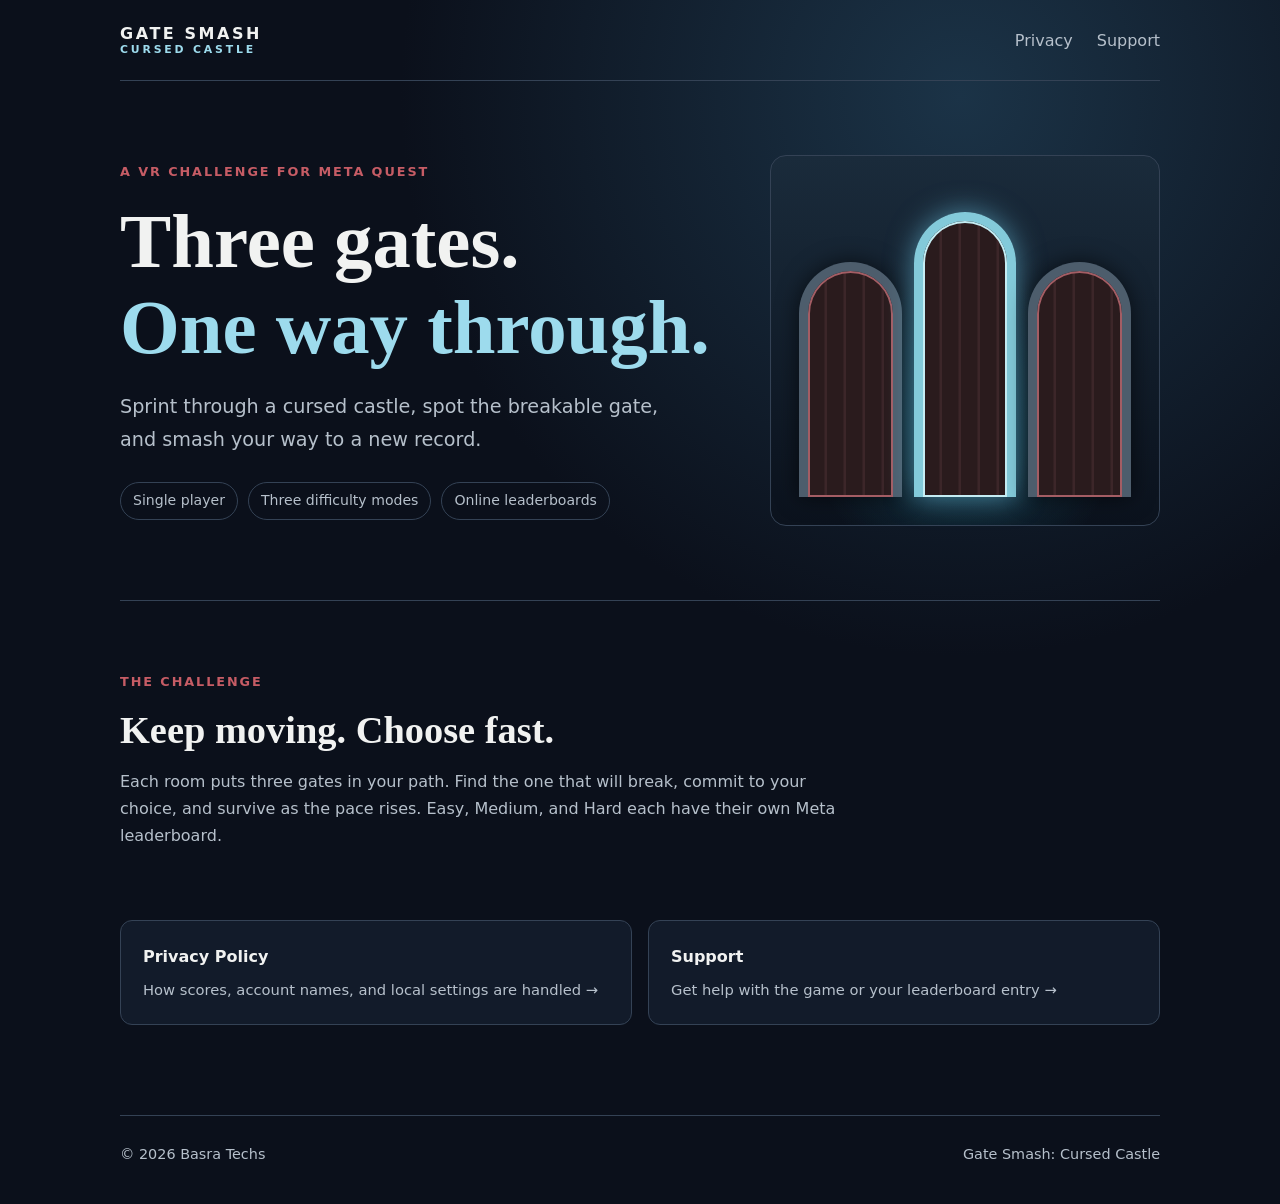
<file: index.html>
<!doctype html>
<html lang="en">
<head>
  <meta charset="utf-8">
  <meta name="viewport" content="width=device-width, initial-scale=1">
  <meta name="description" content="Gate Smash: Cursed Castle is a fast-paced VR gate-smashing game for Meta Quest.">
  <meta name="theme-color" content="#0b101b">
  <meta property="og:title" content="Gate Smash: Cursed Castle">
  <meta property="og:description" content="Choose your gate. Break through. Chase the leaderboard.">
  <title>Gate Smash: Cursed Castle — Basra Techs</title>
  <link rel="stylesheet" href="styles.css">
</head>
<body>
  <header class="site-header">
    <a class="brand" href="index.html">GATE SMASH <span>CURSED CASTLE</span></a>
    <nav aria-label="Main navigation">
      <a href="privacy.html">Privacy</a>
      <a href="support.html">Support</a>
    </nav>
  </header>

  <main>
    <section class="hero" aria-labelledby="hero-title">
      <div class="hero-copy">
        <p class="eyebrow">A VR challenge for Meta Quest</p>
        <h1 id="hero-title">Three gates.<br><em>One way through.</em></h1>
        <p class="lead">Sprint through a cursed castle, spot the breakable gate, and smash your way to a new record.</p>
        <div class="badges" aria-label="Game features">
          <span>Single player</span><span>Three difficulty modes</span><span>Online leaderboards</span>
        </div>
      </div>
      <div class="gate-art" aria-hidden="true"><i></i><i></i><i></i></div>
    </section>

    <section class="details" aria-labelledby="game-title">
      <p class="eyebrow">The challenge</p>
      <h2 id="game-title">Keep moving. Choose fast.</h2>
      <p>Each room puts three gates in your path. Find the one that will break, commit to your choice, and survive as the pace rises. Easy, Medium, and Hard each have their own Meta leaderboard.</p>
    </section>

    <section class="links" aria-label="More information">
      <a href="privacy.html"><strong>Privacy Policy</strong><span>How scores, account names, and local settings are handled →</span></a>
      <a href="support.html"><strong>Support</strong><span>Get help with the game or your leaderboard entry →</span></a>
    </section>
  </main>

  <footer><span>© 2026 Basra Techs</span><span>Gate Smash: Cursed Castle</span></footer>
</body>
</html>
</file>
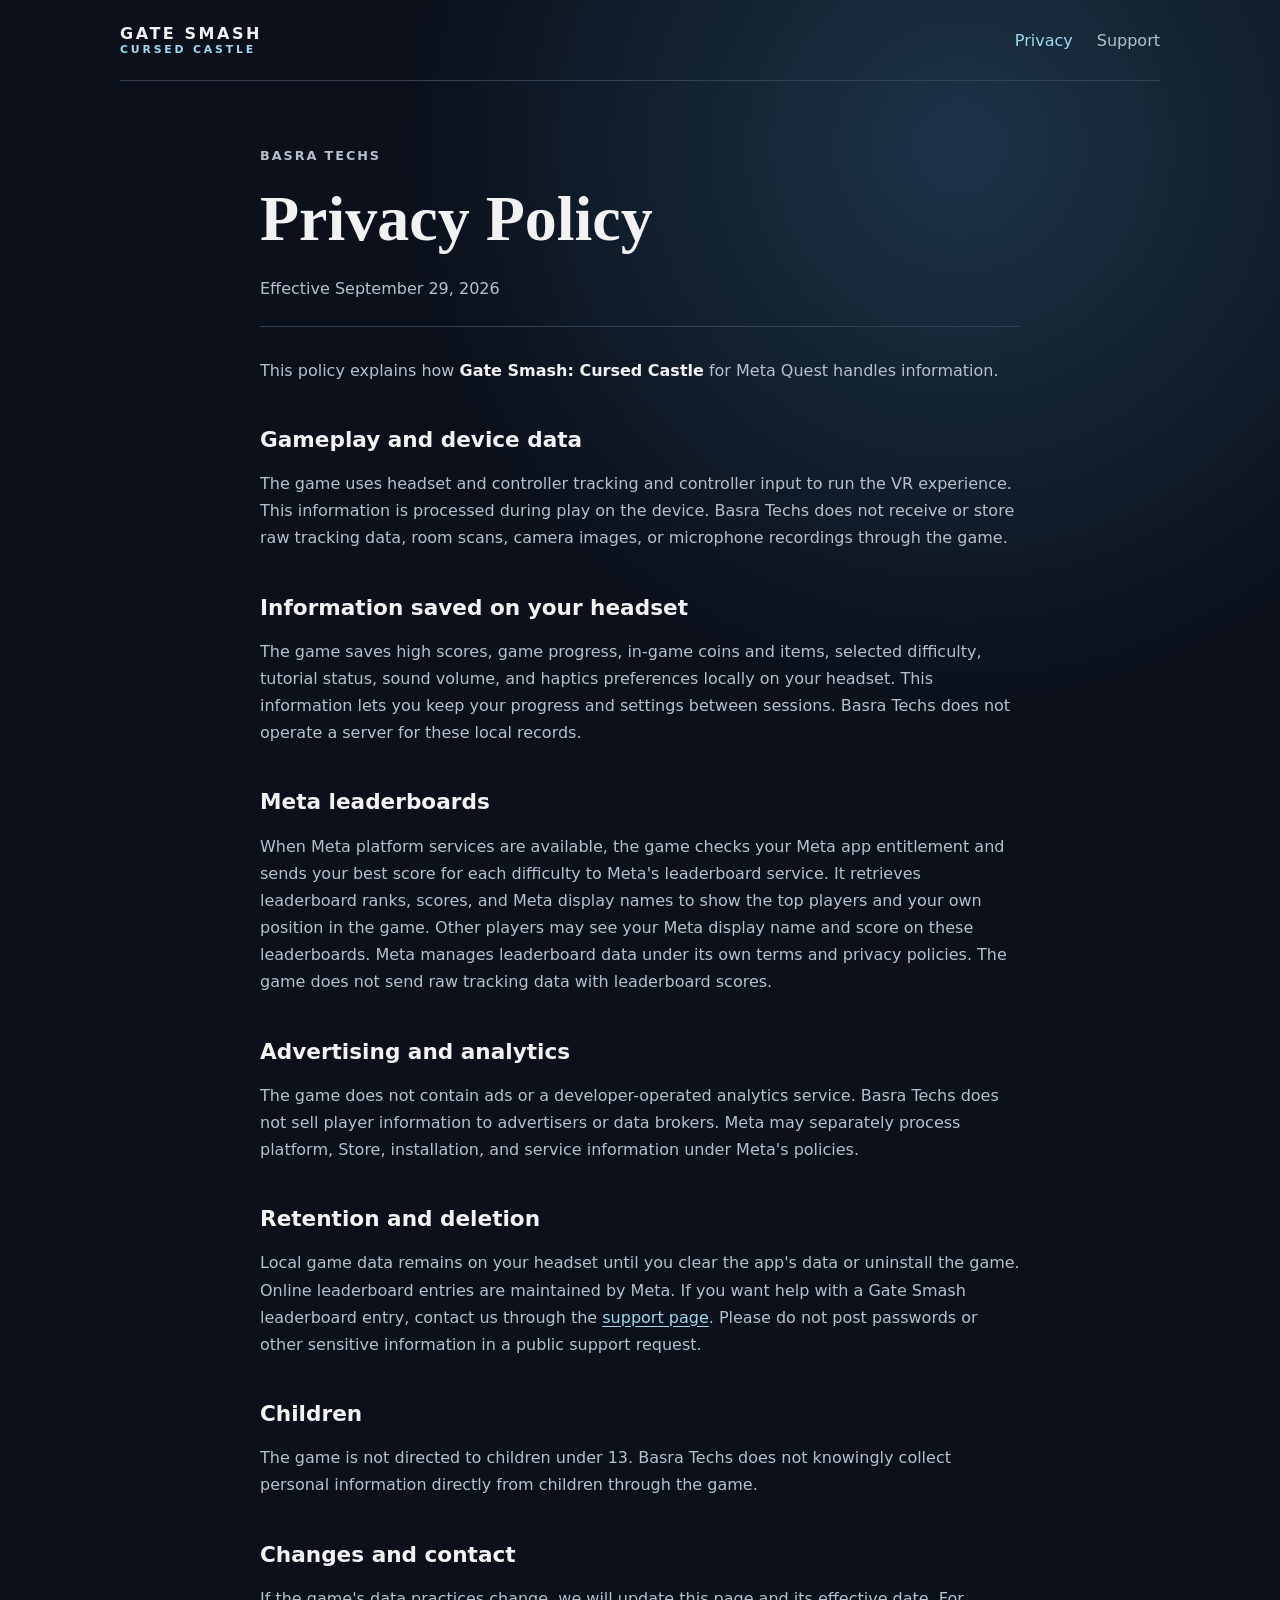
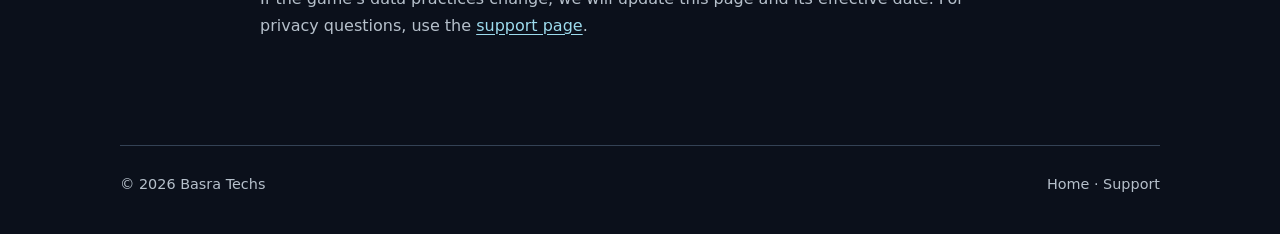
<file: privacy.html>
<!doctype html>
<html lang="en">
<head>
  <meta charset="utf-8">
  <meta name="viewport" content="width=device-width, initial-scale=1">
  <meta name="description" content="Privacy Policy for Gate Smash: Cursed Castle by Basra Techs.">
  <meta name="theme-color" content="#0b101b">
  <title>Privacy Policy — Gate Smash: Cursed Castle</title>
  <link rel="stylesheet" href="styles.css">
</head>
<body>
  <header class="site-header">
    <a class="brand" href="index.html">GATE SMASH <span>CURSED CASTLE</span></a>
    <nav aria-label="Main navigation">
      <a aria-current="page" href="privacy.html">Privacy</a>
      <a href="support.html">Support</a>
    </nav>
  </header>

  <main class="document">
    <p class="eyebrow">Basra Techs</p>
    <h1>Privacy Policy</h1>
    <p class="date">Effective September 29, 2026</p>
    <p>This policy explains how <strong>Gate Smash: Cursed Castle</strong> for Meta Quest handles information.</p>

    <h2>Gameplay and device data</h2>
    <p>The game uses headset and controller tracking and controller input to run the VR experience. This information is processed during play on the device. Basra Techs does not receive or store raw tracking data, room scans, camera images, or microphone recordings through the game.</p>

    <h2>Information saved on your headset</h2>
    <p>The game saves high scores, game progress, in-game coins and items, selected difficulty, tutorial status, sound volume, and haptics preferences locally on your headset. This information lets you keep your progress and settings between sessions. Basra Techs does not operate a server for these local records.</p>

    <h2>Meta leaderboards</h2>
    <p>When Meta platform services are available, the game checks your Meta app entitlement and sends your best score for each difficulty to Meta's leaderboard service. It retrieves leaderboard ranks, scores, and Meta display names to show the top players and your own position in the game. Other players may see your Meta display name and score on these leaderboards. Meta manages leaderboard data under its own terms and privacy policies. The game does not send raw tracking data with leaderboard scores.</p>

    <h2>Advertising and analytics</h2>
    <p>The game does not contain ads or a developer-operated analytics service. Basra Techs does not sell player information to advertisers or data brokers. Meta may separately process platform, Store, installation, and service information under Meta's policies.</p>

    <h2>Retention and deletion</h2>
    <p>Local game data remains on your headset until you clear the app's data or uninstall the game. Online leaderboard entries are maintained by Meta. If you want help with a Gate Smash leaderboard entry, contact us through the <a href="support.html">support page</a>. Please do not post passwords or other sensitive information in a public support request.</p>

    <h2>Children</h2>
    <p>The game is not directed to children under 13. Basra Techs does not knowingly collect personal information directly from children through the game.</p>

    <h2>Changes and contact</h2>
    <p>If the game's data practices change, we will update this page and its effective date. For privacy questions, use the <a href="support.html">support page</a>.</p>
  </main>

  <footer><span>© 2026 Basra Techs</span><span><a href="index.html">Home</a> · <a href="support.html">Support</a></span></footer>
</body>
</html>
</file>
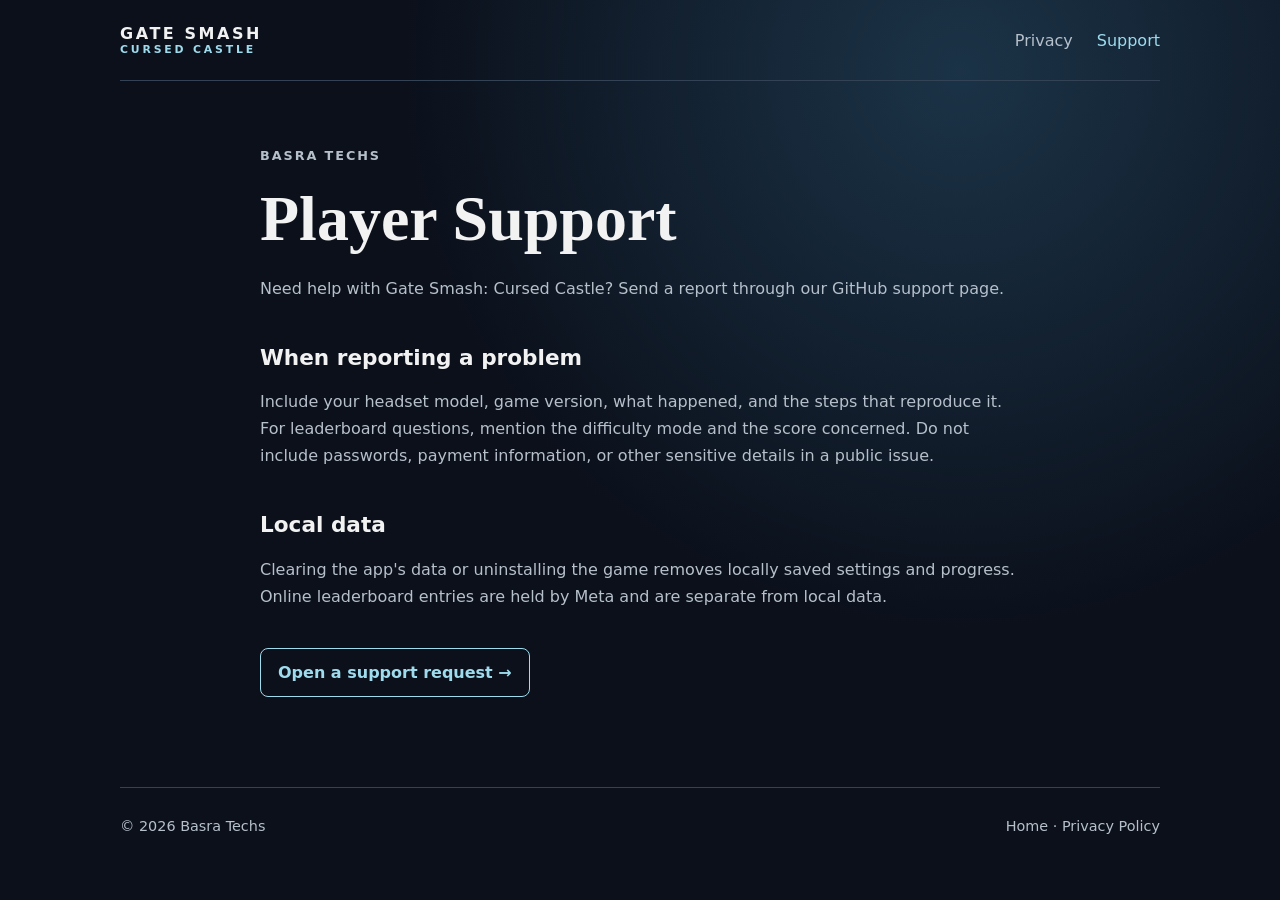
<file: support.html>
<!doctype html>
<html lang="en">
<head>
  <meta charset="utf-8">
  <meta name="viewport" content="width=device-width, initial-scale=1">
  <meta name="description" content="Support for Gate Smash: Cursed Castle by Basra Techs.">
  <meta name="theme-color" content="#0b101b">
  <title>Support — Gate Smash: Cursed Castle</title>
  <link rel="stylesheet" href="styles.css">
</head>
<body>
  <header class="site-header">
    <a class="brand" href="index.html">GATE SMASH <span>CURSED CASTLE</span></a>
    <nav aria-label="Main navigation">
      <a href="privacy.html">Privacy</a>
      <a aria-current="page" href="support.html">Support</a>
    </nav>
  </header>

  <main class="document">
    <p class="eyebrow">Basra Techs</p>
    <h1>Player Support</h1>
    <p>Need help with Gate Smash: Cursed Castle? Send a report through our GitHub support page.</p>

    <h2>When reporting a problem</h2>
    <p>Include your headset model, game version, what happened, and the steps that reproduce it. For leaderboard questions, mention the difficulty mode and the score concerned. Do not include passwords, payment information, or other sensitive details in a public issue.</p>

    <h2>Local data</h2>
    <p>Clearing the app's data or uninstalling the game removes locally saved settings and progress. Online leaderboard entries are held by Meta and are separate from local data.</p>

    <a class="button" href="https://github.com/munirbasra65-droid/gate-smash-cursed-castle-site/issues/new" rel="noopener">Open a support request →</a>
  </main>

  <footer><span>© 2026 Basra Techs</span><span><a href="index.html">Home</a> · <a href="privacy.html">Privacy Policy</a></span></footer>
</body>
</html>
</file>
<file: styles.css>
:root{color-scheme:dark;--bg:#0b101b;--panel:#121b2a;--line:#344255;--text:#f1f2f1;--muted:#b6c0cb;--ice:#9ddbed;--red:#c65c65;--max:1040px}
*{box-sizing:border-box}
body{margin:0;min-height:100vh;background:radial-gradient(circle at 75% 8%,#1b3347 0,transparent 35rem),var(--bg);color:var(--text);font:16px/1.7 system-ui,-apple-system,Segoe UI,sans-serif}
a{color:var(--ice);text-underline-offset:.2em}a:hover{color:#fff}
.site-header,main,footer{width:min(calc(100% - 36px),var(--max));margin-inline:auto}
.site-header,footer{display:flex;align-items:center;justify-content:space-between;gap:24px}
.site-header{padding:24px 0;border-bottom:1px solid var(--line)}
.brand{color:var(--text);font-weight:850;letter-spacing:.16em;text-decoration:none;line-height:1.2}.brand span{display:block;font-size:.68em;letter-spacing:.26em;color:var(--ice)}
nav{display:flex;gap:24px}nav a,footer a{color:var(--muted);text-decoration:none}nav a[aria-current=page]{color:var(--ice)}
.hero{display:grid;grid-template-columns:1.2fr .8fr;align-items:center;gap:24px;min-height:520px;border-bottom:1px solid var(--line)}
.hero-copy{padding:50px 0}.eyebrow{margin:0 0 16px;color:var(--red);font-size:.8rem;font-weight:850;letter-spacing:.15em;text-transform:uppercase}
h1,h2{font-family:Georgia,Times New Roman,serif;line-height:1.12}h1{font-size:clamp(2.9rem,6vw,5.4rem);margin:0 0 20px}h1 em{color:var(--ice);font-style:normal}h2{font-size:clamp(1.8rem,3vw,2.6rem);margin:0 0 14px}
.lead{font-size:1.2rem;max-width:560px;color:var(--muted)}.gate-art{display:flex;align-items:end;gap:12px;width:100%;max-width:390px;aspect-ratio:1.05;justify-self:end;padding:28px;border:1px solid var(--line);border-radius:16px;background:radial-gradient(circle at 50% 74%,#20789066,transparent 46%),linear-gradient(#1a2b3b,#0b121d)}.gate-art i{flex:1;height:75%;border:9px solid #4d5d6c;border-bottom:0;border-radius:70px 70px 0 0;background:repeating-linear-gradient(90deg,#2a1b1d 0 16px,#3c2629 17px 19px);box-shadow:inset 0 0 0 2px #a45d64,0 0 22px #0009}.gate-art i:nth-child(2){height:91%;border-color:#83cada;box-shadow:inset 0 0 0 2px #c4edf4,0 0 28px #65b8d5a8}
.badges{display:flex;flex-wrap:wrap;gap:10px;margin-top:26px}.badges span{border:1px solid var(--line);border-radius:999px;padding:6px 12px;color:var(--muted);font-size:.88rem}
.details{padding:70px 0 54px;max-width:720px}.details p:last-child{color:var(--muted)}
.links{display:grid;grid-template-columns:1fr 1fr;gap:16px;margin:0 0 90px}.links a{display:flex;flex-direction:column;gap:7px;background:var(--panel);border:1px solid var(--line);border-radius:12px;padding:22px;text-decoration:none}.links strong{color:var(--text)}.links span{color:var(--muted);font-size:.92rem}
.document{max-width:760px;padding:64px 0 90px}.document h1{font-size:clamp(2.8rem,5vw,4.4rem)}.document h2{font:700 1.35rem/1.3 system-ui,sans-serif;margin:42px 0 8px}.document p{color:var(--muted)}.document strong{color:var(--text)}.date{border-bottom:1px solid var(--line);padding-bottom:24px;margin-bottom:30px}.button{display:inline-block;margin-top:22px;border:1px solid var(--ice);border-radius:8px;padding:10px 17px;text-decoration:none;font-weight:700}
footer{border-top:1px solid var(--line);padding:26px 0 38px;color:var(--muted);font-size:.9rem}
@media(max-width:680px){.site-header,footer{align-items:flex-start;flex-direction:column}.hero{grid-template-columns:1fr;padding-bottom:34px}.hero-copy{padding-bottom:0}.gate-art{justify-self:start;max-width:280px}.links{grid-template-columns:1fr}.document{padding-top:46px}}
</file>
